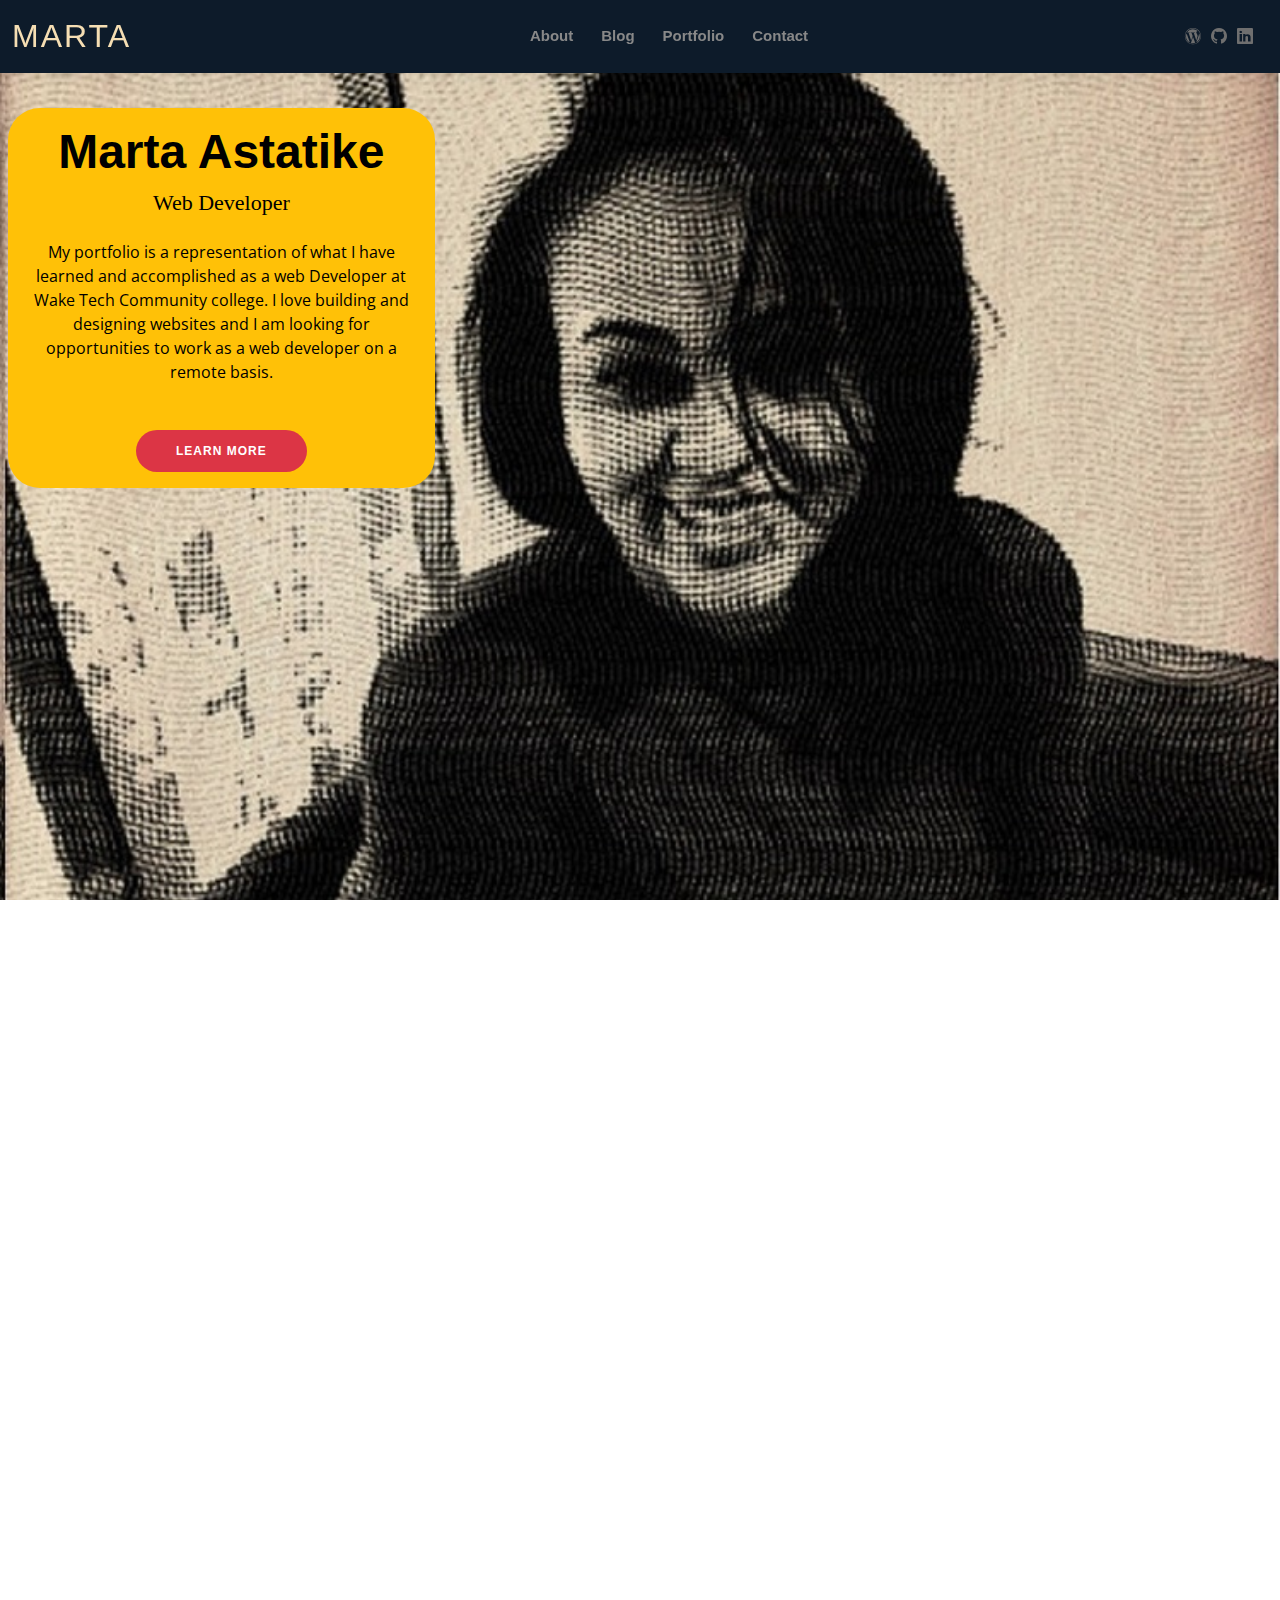
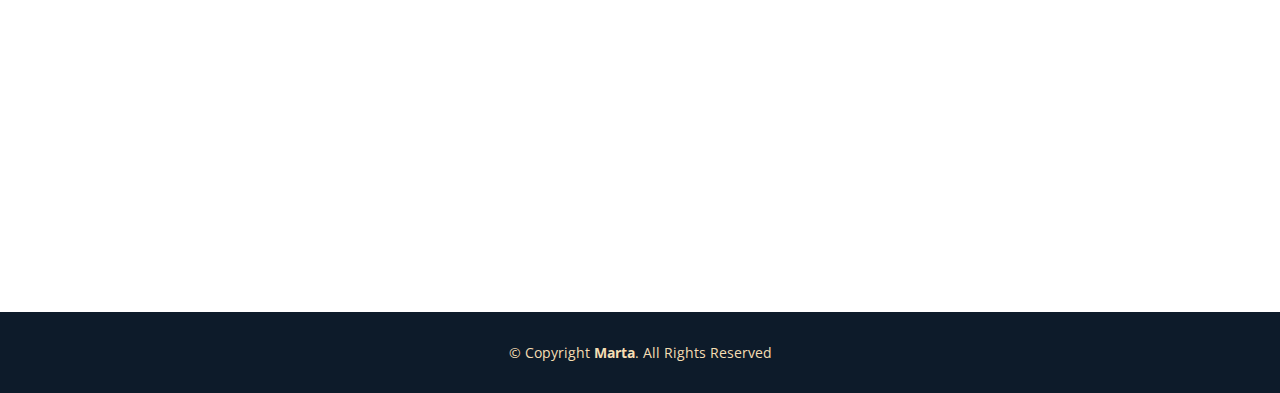
<file: index.html>
<!DOCTYPE html>
<html lang="en">

<head>
  <meta charset="utf-8">
  <meta content="width=device-width, initial-scale=1.0" name="viewport">

  <title>Home | Marta Astatike Portfolio</title>
  <meta name="keywords" content="HTML, CSS, JavaScript, WordPress, Bootstrap">
  <meta name="description" content="Personal portfolio demonastration using HTML, CSS, Bootstrap and JavaScript">
  <!-- Favicons -->
  <link href="assets/img/marta_favicon1.jpg" rel="icon">
 

  <!-- Google Fonts -->
  <link href="https://fonts.googleapis.com/css?family=Open+Sans:300,300i,400,400i,600,600i,700,700iRaleway:300,300i,400,400i,500,500i,600,600i,700,700iPoppins:300,300i,400,400i,500,500i,600,600i,700,700i" rel="stylesheet">

  <!-- vendor CSS vendor -->
  <link href="assets/vendor/aos/aos.css" rel="stylesheet">
  <link href="assets/vendor/bootstrap/css/bootstrap.min.css" rel="stylesheet">
  <link href="assets/vendor/bootstrap-icons/bootstrap-icons.css" rel="stylesheet">
  <link href="assets/vendor/boxicons/css/boxicons.min.css" rel="stylesheet">
  <link href="assets/vendor/glightbox/css/glightbox.min.css" rel="stylesheet">
  <link href="assets/vendor/swiper/swiper-bundle.min.css" rel="stylesheet">

  <!-- Template Main CSS File -->
  <link href="assets/css/style.css" rel="stylesheet">

 
</head>

<body>

  <!-- ======= Header ======= -->
  <header id="header" class="fixed-top">
    <div class="container-fluid d-flex justify-content-between align-items-center">

      <h1 class="logo me-auto me-lg-0"><a href="index.html">Marta</a></h1>
      
      <nav id="navbar" class="navbar order-last order-lg-0">
        <ul>
          
          <li><a href="about.html">About</a></li>
          <li><a href="blog.html">Blog</a></li>
          <li><a href="portfolio.html">Portfolio</a></li>
          <li><a href="contact.html">Contact</a></li>
        </ul>
        <i class="bi bi-list mobile-nav-toggle"></i>
      </nav><!-- .navbar -->

      <div class="header-social-links">
        <a href="https://martas768343288.wordpress.com/" target="_blank" class="wordpress"><i class="bi bi-wordpress"></i></a>
        <a href="https://github.com/martaastatike/" target="_ blank" class="github"><i class="bi-github"></i></a>
        <a href="https://www.linkedin.com/in/marta-astatike-3926931b7/" target="_blank" class="linkedin"><i class="bi bi-linkedin"></i></a>
      </div>

    </div>

  </header>

  <!-- ======= Hero Section ======= -->
  <section id="hero" class="">
    <div class=" col col-lg-4  col-md-5 col-sm-12 p-3 mt-5 mb-2 ms-md-2 me-lg-2 text-bg-warning rounded-5 text-center"  data-aos="zoom-in " data-aos-delay="150">
      <h2 class="text-center">Marta Astatike</h2>

      <h3 class="text-center">Web Developer</h3>
      <br>
      
      <p>
        My portfolio is a representation of what I have learned and accomplished as a web Developer at Wake Tech Community college.   I love building and designing websites and I am looking for opportunities to work as a web developer on a remote basis.
      </p>
     
        <a href="about.html" class="btn-about text-center bg-danger">Learn More</a>
    </div>
  </section>

  <!-- ======= Skills Section ======= -->
  <section id="skills" class="skills">
    <div class="container" data-aos="fade-up">

      <div class="section-title">
        <h2>Skills</h2>
      </div>

      <div class="row skills-content">

        <div class="col-lg-6">

          <div class="progress">
            <span class="skill">HTML <i class="val">100%</i></span>
            <div class="progress-bar-wrap">
              <div class="progress-bar" role="progressbar" aria-valuenow="100" aria-valuemin="0" aria-valuemax="100"></div>
            </div>
          </div>
          <div class="progress">
            <span class="skill">CSS <i class="val">100%</i></span>
            <div class="progress-bar-wrap">
              <div class="progress-bar" role="progressbar" aria-valuenow="100" aria-valuemin="0" aria-valuemax="100"></div>
            </div>
          </div>

          <div class="progress">
            <span class="skill">Bootstrap <i class="val">90%</i></span>
            <div class="progress-bar-wrap">
              <div class="progress-bar" role="progressbar" aria-valuenow="90" aria-valuemin="0" aria-valuemax="100"></div>
            </div>
          </div>

          <div class="progress">
            <span class="skill">JavaScript <i class="val">75%</i></span>
            <div class="progress-bar-wrap">
              <div class="progress-bar" role="progressbar" aria-valuenow="75" aria-valuemin="0" aria-valuemax="100"></div>
            </div>
          </div>

        </div>

        <div class="col-lg-6">

          <div class="progress">
            <span class="skill">PHP <i class="val">80%</i></span>
            <div class="progress-bar-wrap">
              <div class="progress-bar" role="progressbar" aria-valuenow="80" aria-valuemin="0" aria-valuemax="100"></div>
            </div>
          </div>

          <div class="progress">
            <span class="skill">Joomla <i class="val">90%</i></span>
            <div class="progress-bar-wrap">
              <div class="progress-bar" role="progressbar" aria-valuenow="90" aria-valuemin="0" aria-valuemax="100"></div>
            </div>
          </div>


          <div class="progress">
            <span class="skill">WordPress/CMS <i class="val">90%</i></span>
            <div class="progress-bar-wrap">
              <div class="progress-bar" role="progressbar" aria-valuenow="90" aria-valuemin="0" aria-valuemax="100"></div>
            </div>
          </div>

          <div class="progress">
            <span class="skill">Adobe XD <i class="val">75%</i></span>
            <div class="progress-bar-wrap">
              <div class="progress-bar" role="progressbar" aria-valuenow="75" aria-valuemin="0" aria-valuemax="100"></div>
            </div>
          </div>

        </div>

      </div>

    </div>
  </section>

    <!-- ======= Recent Works ======= -->

  <div  id="main" class="portfolio portdolio1 container" data-aos="fade-up">

    <h2 class="text-center pb-3">Recent Works</h2>
    
    

    <div class="row portfolio-container" data-aos="fade-up" data-aos-delay="200">

      <div class="col-lg-6 col-md-6 portfolio-item filter-card">
        <div class="portfolio-wrap">
          <img src="assets/img/portfolio/mackinacIsland.jpg" class="img-fluid" alt="">
          <div class="portfolio-info">
            <h4>WordPress</h4>
            <div class="portfolio-links">
              <a href="assets/img/portfolio/mackinacIsland.jpg" data-gallery="portfolioGallery" class="portfolio-lightbox"><i class="bx bx-plus"></i></a>
              <a href="https://wcet.waketech.edu/mhastatike/web250eos/" target="_blank"><i class="bx bx-link"></i></a>
            </div>
          </div>
        </div>
      </div>

      <div class="col-lg-6 col-md-6 portfolio-item filter-card">
        <div class="portfolio-wrap">
          <img src="assets/img/portfolio/modernFurniture.jpg" class="img-fluid" alt="">
          <div class="portfolio-info">
            <h4>WordPress</h4>
            <div class="portfolio-links">
              <a href="assets/img/portfolio/modernFurniture.jpg" data-gallery="portfolioGallery" class="portfolio-lightbox"><i class="bx bx-plus"></i></a>
              <a href="https://wcet.waketech.edu/mhastatike/web250ecomm/" target="_blank"><i class="bx bx-link"></i></a>
            </div>
          </div>
        </div>
      </div>
    
  </div>
  <div class="text-center mb-lg-5 mb-md-5 mb-sm-5" > <a class="btn-about" id="project" href="portfolio.html"> Veiw More</a></div>
  
  </div>

  <!-- ======= Footer ======= -->
  <footer id="footer">
    
        <div class="container">
          <div class="copyright">
            &copy; Copyright <strong><span>Marta</span></strong>. All Rights Reserved
          </div>
          
        </div>
      
  </footer>
    
      <div id="preloader"></div>
      <a href="#" class="back-to-top d-flex align-items-center justify-content-center"><i class="bi bi-arrow-up-short"></i></a>
   

  <!-- vendor JS vendor -->
  <script src="assets/vendor/purecounter/purecounter_vanilla.js"></script>
  <script src="assets/vendor/aos/aos.js"></script>
  <script src="assets/vendor/bootstrap/js/bootstrap.bundle.min.js"></script>
  <script src="assets/vendor/glightbox/js/glightbox.min.js"></script>
  <script src="assets/vendor/isotope-layout/isotope.pkgd.min.js"></script>
  <script src="assets/vendor/swiper/swiper-bundle.min.js"></script>
  <script src="assets/vendor/waypoints/noframework.waypoints.js"></script>
  <script src="assets/vendor/php-email-form/validate.js"></script>

  <!-- Template Main JS File -->
  <script src="assets/js/main.js"></script>

</body>

</html>
</file>
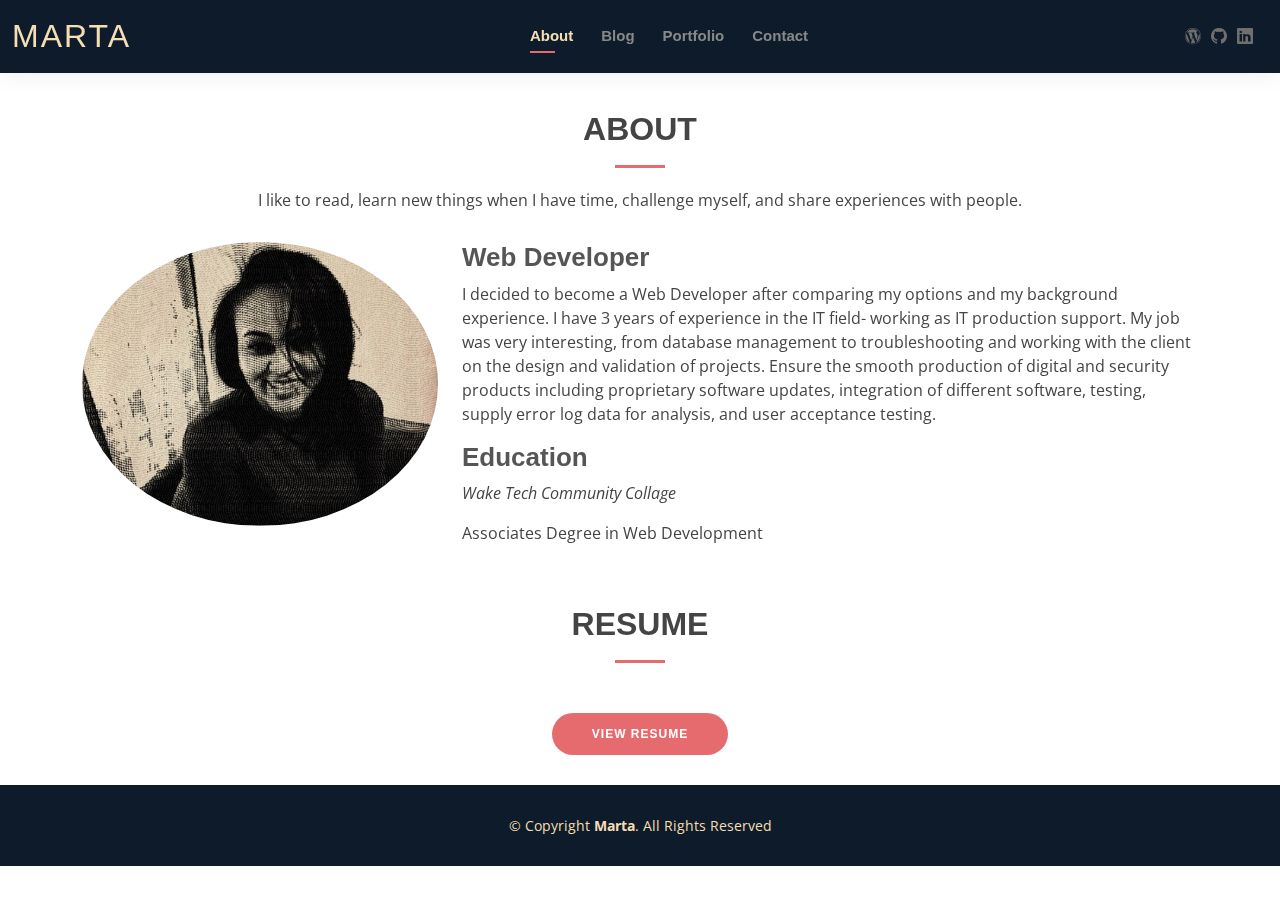
<file: about.html>
<!DOCTYPE html>
<html lang="en">

<head>
  <meta charset="utf-8">
  <meta content="width=device-width, initial-scale=1.0" name="viewport">

  <title>About  | Marta Astatike Portfolio</title>
  <meta name="keywords" content="HTML, CSS, JavaScript, WordPress, Bootstrap">
  <meta name="description" content="Personal portfolio demonastration using HTML, CSS, Bootstrap and JavaScript">

  <!-- Favicons -->
  <link href="assets/img/marta_favicon1.jpg" rel="icon">
 

  <!-- Google Fonts -->
  <link href="https://fonts.googleapis.com/css?family=Open+Sans:300,300i,400,400i,600,600i,700,700iRaleway:300,300i,400,400i,500,500i,600,600i,700,700iPoppins:300,300i,400,400i,500,500i,600,600i,700,700i" rel="stylesheet">

  <!-- vendor CSS vendor -->
  <link href="assets/vendor/aos/aos.css" rel="stylesheet">
  <link href="assets/vendor/bootstrap/css/bootstrap.min.css" rel="stylesheet">
  <link href="assets/vendor/bootstrap-icons/bootstrap-icons.css" rel="stylesheet">
  <link href="assets/vendor/boxicons/css/boxicons.min.css" rel="stylesheet">
  <link href="assets/vendor/glightbox/css/glightbox.min.css" rel="stylesheet">
  <link href="assets/vendor/swiper/swiper-bundle.min.css" rel="stylesheet">

  <!-- Template Main CSS File -->
  <link href="assets/css/style.css" rel="stylesheet">

</head>

<body>

  <!-- ======= Header ======= -->
  <header id="header" class="fixed-top">
    <div class="container-fluid d-flex justify-content-between align-items-center">

      <h1 class="logo me-auto me-lg-0"><a href="index.html">Marta</a></h1>
      

      <nav id="navbar" class="navbar order-last order-lg-0">
        <ul>
        
          <li><a class="active" href="about.html">About</a></li>
          <li><a href="blog.html">Blog</a></li>
          <li><a href="portfolio.html">Portfolio</a></li>
          <li><a href="contact.html">Contact</a></li>
        </ul>
        <i class="bi bi-list mobile-nav-toggle"></i>
      </nav><!-- .navbar -->

      <div class="header-social-links">
        <a href="https://martas768343288.wordpress.com/" target="_blank" class="wordpress"><i class="bi bi-wordpress"></i></a>
        <a href="https://github.com/martaastatike/" target="_ blank" class="github"><i class="bi-github"></i></a>
        <a href="https://www.linkedin.com/in/marta-astatike-3926931b7/" target="_blank" class="linkedin"><i class="bi bi-linkedin"></i></a>
      </div>

    </div>

  </header>

  <main id="main">

    <!-- ======= About Section ======= -->
    <section id="about" class="about">
      <div class="container" data-aos="fade-up">

        <div class="section-title">
          <h2>About</h2>
          <p>I like to read, learn new things when I have time, challenge myself, and share experiences with people.</p>
        
        </div>

        <div class="row">
          <div class="col-lg-4">
            <img src="assets/img/marta_600.jpg" class="img-fluid rounded-circle" alt="portrait of marta astatike">
          </div>
          <div class="col-lg-8 pt-4 pt-lg-0 content">
            <h3>Web Developer</h3>
            <div class="row ">
              <p>
                I decided to become a Web Developer after comparing my options and my background experience. I have 3 years of experience in the IT field- working as IT production support. My job was very interesting, from database management to troubleshooting and working with the client on the design and validation of projects. Ensure the smooth production of digital and security products including proprietary software updates, integration of different software, testing, supply error log data for analysis, and user acceptance testing.
              </p>
              <h3>Education</h3>
              <p class="fst-italic">Wake Tech Community Collage</p>
              <p class="aso">Associates Degree in Web Development</p>
        </div>
        </div>

      </div>
      </div>
    </section>

    

    <!-- ======= Resume Section ======= -->
    <section >
      <div class="container" data-aos="fade-up">

        <div class="section-title">
          <h2>Resume</h2>
          <a href="assets/resume/Marta_Astatike_Resume.pdf" id="resume" class="btn-about">View Resume</a>
        </div>

      </div>
    </section>


  </main>

  <!-- ======= Footer ======= -->
  <footer id="footer">
    <div class="container">
      <div class="copyright">
        &copy; Copyright <strong><span>Marta</span></strong>. All Rights Reserved
      </div>
    </div>
      
  </footer>

  <div id="preloader"></div>
  <a href="#" class="back-to-top d-flex align-items-center justify-content-center"><i class="bi bi-arrow-up-short"></i></a>

  <!-- vendor JS vendor -->
  <script src="assets/vendor/purecounter/purecounter_vanilla.js"></script>
  <script src="assets/vendor/aos/aos.js"></script>
  <script src="assets/vendor/bootstrap/js/bootstrap.bundle.min.js"></script>
  <script src="assets/vendor/glightbox/js/glightbox.min.js"></script>
  <script src="assets/vendor/isotope-layout/isotope.pkgd.min.js"></script>
  <script src="assets/vendor/swiper/swiper-bundle.min.js"></script>
  <script src="assets/vendor/waypoints/noframework.waypoints.js"></script>
  <script src="assets/vendor/php-email-form/validate.js"></script>

  <!-- Template Main JS File -->
  <script src="assets/js/main.js"></script>

</body>

</html>
</file>
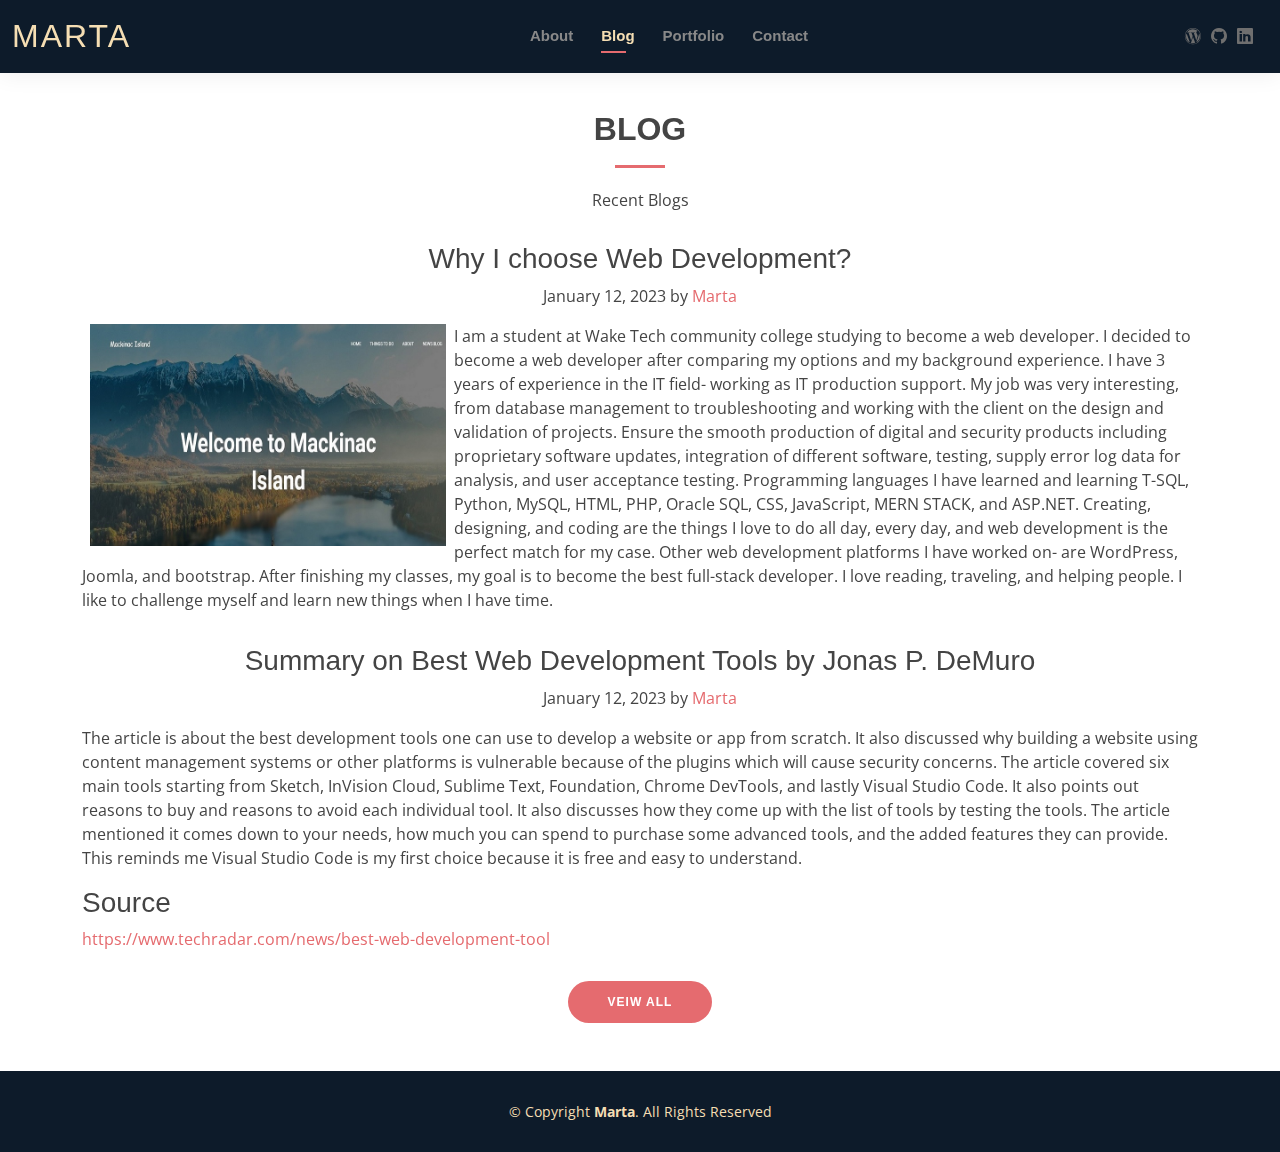
<file: blog.html>
<!DOCTYPE html>
<html lang="en">

<head>
  <meta charset="utf-8">
  <meta content="width=device-width, initial-scale=1.0" name="viewport">

  <title>Blog | Marta Astatike Portfolio</title>
  <meta name="keywords" content="HTML, CSS, JavaScript, WordPress, Bootstrap">
  <meta name="description" content="Personal portfolio demonastration using HTML, CSS, Bootstrap and JavaScript">

  <!-- Favicons -->
  <link href="assets/img/marta_favicon1.jpg" rel="icon">

  <!-- Google Fonts -->
  <link href="https://fonts.googleapis.com/css?family=Open+Sans:300,300i,400,400i,600,600i,700,700iRaleway:300,300i,400,400i,500,500i,600,600i,700,700iPoppins:300,300i,400,400i,500,500i,600,600i,700,700i" rel="stylesheet">

  <!-- vendor CSS vendor -->
  <link href="assets/vendor/aos/aos.css" rel="stylesheet">
  <link href="assets/vendor/bootstrap/css/bootstrap.min.css" rel="stylesheet">
  <link href="assets/vendor/bootstrap-icons/bootstrap-icons.css" rel="stylesheet">
  <link href="assets/vendor/boxicons/css/boxicons.min.css" rel="stylesheet">
  <link href="assets/vendor/glightbox/css/glightbox.min.css" rel="stylesheet">
  <link href="assets/vendor/swiper/swiper-bundle.min.css" rel="stylesheet">

  <!-- Template Main CSS File -->
  <link href="assets/css/style.css" rel="stylesheet">

  
</head>

<body>

  <!-- ======= Header ======= -->
  <header id="header" class="fixed-top">
    <div class="container-fluid d-flex justify-content-between align-items-center">

      <h1 class="logo me-auto me-lg-0"><a href="index.html">Marta</a></h1>
      
      <nav id="navbar" class="navbar order-last order-lg-0">
        <ul>
         
          <li><a href="about.html">About</a></li>
          <li><a class="active" href="blog.html">Blog</a></li>
          <li><a href="portfolio.html">Portfolio</a></li>
          <li><a href="contact.html">Contact</a></li>
        </ul>
        <i class="bi bi-list mobile-nav-toggle"></i>
      </nav><!-- .navbar -->

      <div class="header-social-links">
        <a href="https://martas768343288.wordpress.com/" target="_blank" class="wordpress"><i class="bi bi-wordpress"></i></a>
        <a href="https://github.com/martaastatike/" target="_ blank" class="github"><i class="bi-github"></i></a>
        <a href="https://www.linkedin.com/in/marta-astatike-3926931b7/" target="_blank" class="linkedin"><i class="bi bi-linkedin"></i></a>
      </div>

    </div>

  </header><!-- End Header -->

  <main id="main">

    <!-- ======= Blog Section ======= -->
    <section>
      <div class="container" data-aos="fade-up">

        <div class="section-title">
          <h2>Blog</h2>
          <p>Recent Blogs</p>
        </div>
        <h3 class="text-center">Why I choose Web Development? </h3>
        <p class="text-center">January 12, 2023 by <a target="_blank" href="https://marta618.wordpress.com/2023/01/12/why-i-choose-web-development/">Marta</a></p>
        <div class="row1">
            
              <img src="assets/img/portfolio/mackinacIsland.jpg" class="img-fluid col-lg-4 pe-2 ps-2 " alt="mackinac island portfolio image">
              
              <p > 
              I am a student at Wake Tech community college studying to become a web developer. I decided to become a web developer after comparing my options and my background experience. I have 3 years of experience in the IT field- working as IT production support. My job was very interesting, from database management to troubleshooting and working with the client on the design and validation of projects. Ensure the smooth production of digital and security products including proprietary software updates, integration of different software, testing, supply error log data for analysis, and user acceptance testing.
              Programming languages I have learned and learning T-SQL, Python, MySQL, HTML, PHP, Oracle SQL, CSS, JavaScript, MERN STACK, and ASP.NET. Creating, designing, and coding are the things I love to do all day, every day, and web development is the perfect match for my case. Other web development platforms I have worked on- are WordPress, Joomla, and bootstrap. After finishing my classes, my goal is to become the best full-stack developer. I love reading, traveling, and helping people. I like to challenge myself and learn new things when I have time.
              </p>
            
          </div>
        
        <div class="row">
        
        <h3 class="text-center mt-3">Summary on Best Web Development Tools by Jonas P. DeMuro </h3>
        <p class="text-center">January 12, 2023 by <a target="_blank" href="https://marta618.wordpress.com/2023/01/12/why-i-choose-web-development/">Marta</a></p>
          
          
            
            <p >
              The article is about the best development tools one can use to develop a website or app from scratch. It also discussed why building a website using content management systems or other platforms is vulnerable because of the plugins which will cause security concerns. The article covered six main tools starting from Sketch, InVision Cloud, Sublime Text, Foundation, Chrome DevTools, and lastly Visual Studio Code. It also points out reasons to buy and reasons to avoid each individual tool. It also discusses how they come up with the list of tools by testing the tools. The article mentioned it comes down to your needs, how much you can spend to purchase some advanced tools, and the added features they can provide. This reminds me Visual Studio Code is my first choice because it is free and easy to understand.
            </p>

              <h3>Source</h3>
              <a href="https://marta618.wordpress.com/2023/01/12/summary-on-best-web-development-tools-by-jonas-p-demuro/">https://www.techradar.com/news/best-web-development-tool</a>
              
          
          <div class="text-center mb-lg-5  mb-md-5 mb-sm-5 " > <a class="btn-about" id="project"  target="_blank" href="https://marta618.wordpress.com/blog/"> Veiw All</a></div>
        </div>
      </div>
    </section>
        
  </main>

  <!-- ======= Footer ======= -->
  <footer id="footer">
    <div class="container">
      <div class="copyright">
        &copy; Copyright <strong><span>Marta</span></strong>. All Rights Reserved
      </div>
      
    </div>
  </footer>

  <div id="preloader"></div>
  <a href="#" class="back-to-top d-flex align-items-center justify-content-center"><i class="bi bi-arrow-up-short"></i></a>

  <!-- vendor JS vendor -->
  <script src="assets/vendor/purecounter/purecounter_vanilla.js"></script>
  <script src="assets/vendor/aos/aos.js"></script>
  <script src="assets/vendor/bootstrap/js/bootstrap.bundle.min.js"></script>
  <script src="assets/vendor/glightbox/js/glightbox.min.js"></script>
  <script src="assets/vendor/isotope-layout/isotope.pkgd.min.js"></script>
  <script src="assets/vendor/swiper/swiper-bundle.min.js"></script>
  <script src="assets/vendor/waypoints/noframework.waypoints.js"></script>
  <script src="assets/vendor/php-email-form/validate.js"></script>

  <!-- Template Main JS File -->
  <script src="assets/js/main.js"></script>

</body>

</html>
</file>
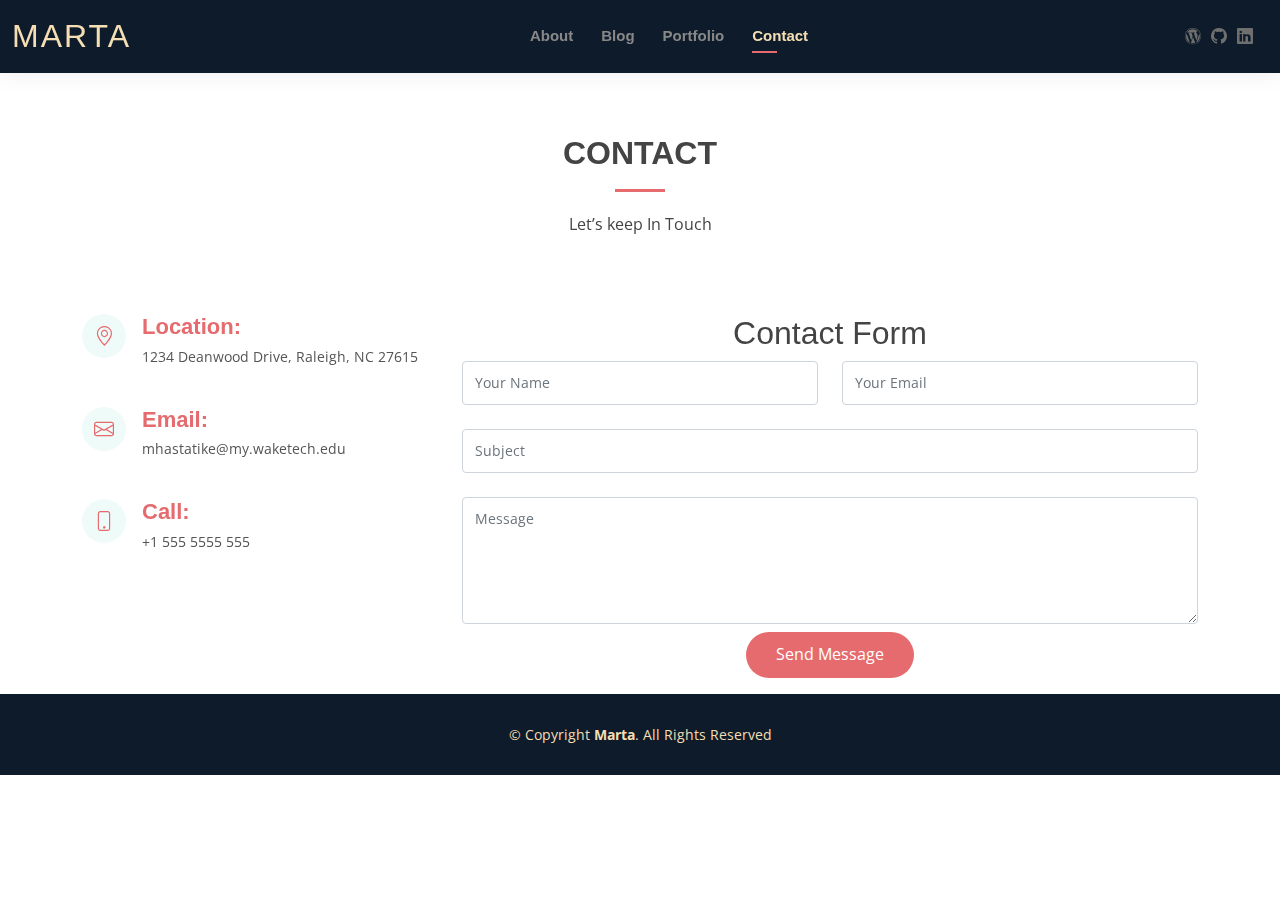
<file: contact.html>
<!DOCTYPE html>
<html lang="en">

<head>
  <meta charset="utf-8">
  <meta content="width=device-width, initial-scale=1.0" name="viewport">

  <title>Contact | Marta Astatike Portfolio</title>
  <meta name="keywords" content="HTML, CSS, JavaScript, WordPress, Bootstrap">
  <meta name="description" content="Personal portfolio demonastration using HTML, CSS, Bootstrap and JavaScript">

  <!-- Favicons -->
  <link href="assets/img/marta_favicon1.jpg" rel="icon">
  " rel="icon">
  
  <!-- Google Fonts -->
  <link href="https://fonts.googleapis.com/css?family=Open+Sans:300,300i,400,400i,600,600i,700,700iRaleway:300,300i,400,400i,500,500i,600,600i,700,700iPoppins:300,300i,400,400i,500,500i,600,600i,700,700i" rel="stylesheet">

  <!-- vendor CSS vendor -->
  <link href="assets/vendor/aos/aos.css" rel="stylesheet">
  <link href="assets/vendor/bootstrap/css/bootstrap.min.css" rel="stylesheet">
  <link href="assets/vendor/bootstrap-icons/bootstrap-icons.css" rel="stylesheet">
  <link href="assets/vendor/boxicons/css/boxicons.min.css" rel="stylesheet">
  <link href="assets/vendor/glightbox/css/glightbox.min.css" rel="stylesheet">
  <link href="assets/vendor/swiper/swiper-bundle.min.css" rel="stylesheet">

  <!-- Template Main CSS File -->
  <link href="assets/css/style.css" rel="stylesheet">

  
</head>

<body>

  <!-- ======= Header ======= -->
  <header id="header" class="fixed-top">
    <div class="container-fluid d-flex justify-content-between align-items-center">

      <h1 class="logo me-auto me-lg-0"><a href="index.html">Marta</a></h1>
      

      <nav id="navbar" class="navbar order-last order-lg-0">
        <ul>
          <li><a href="about.html">About</a></li>
          <li><a href="blog.html">Blog</a></li>
          <li><a href="portfolio.html">Portfolio</a></li>
          <li><a class="active" href="contact.html">Contact</a></li>
        </ul>
        <i class="bi bi-list mobile-nav-toggle"></i>
      </nav><!-- .navbar -->

      <div class="header-social-links">
        <a href="https://martas768343288.wordpress.com/" target="_blank" class="wordpress"><i class="bi bi-wordpress"></i></a>
        <a href="https://github.com/martaastatike/" target="_ blank" class="github"><i class="bi-github"></i></a>
        <a href="https://www.linkedin.com/in/marta-astatike-3926931b7/" target="_blank" class="linkedin"><i class="bi bi-linkedin"></i></a>
      </div>

    </div>

  </header>

  <main id="main">

    <!-- ======= Contact Section ======= -->
    <section id="contact" class="contact">
      <div class="container" data-aos="fade-up">

        <div class="section-title">
          <h2>Contact</h2>
          <p>Let’s keep In Touch</p>
        </div>
          
          <div class="row mt-5">

          <div class="col-lg-4">
            <div class="info">
              <div class="address">
                <i class="bi bi-geo-alt"></i>
                <h4>Location:</h4>
                <p>1234 Deanwood Drive, Raleigh, NC 27615</p>
              </div>

              <div class="email">
                <a href="mailto:mhastatike@my.waketech.edu"><i class="bi bi-envelope"></i></a>
                <h4>Email:</h4>
                <p>mhastatike@my.waketech.edu</p>
              </div>

              <div class="phone">
                <i class="bi bi-phone"></i>
                <h4>Call:</h4>
                <p>+1 555 5555 555</p>
              </div>

            </div>

          </div>

          <div class="col-lg-8 mt-5 mt-lg-0">
            <h2 class="text-center">Contact Form</h2>
  
            
            <form action="https://formspree.io/f/mlekavrp" method="POST"  class="email-form">
              <div class="row">
                <div class="col-md-6 form-group">
                  <input type="text" name="name" class="form-control" id="name" placeholder="Your Name" required>
                </div>
                <div class="col-md-6 form-group mt-3 mt-md-0">
                  <input type="email" class="form-control" name="email" id="email" placeholder="Your Email" required>
                </div>
              </div>
              <div class="form-group mt-3">
                <input type="text" class="form-control" name="subject" id="subject" placeholder="Subject" required>
              </div>
              <div class="form-group mt-3">
                <textarea class="form-control" name="message" rows="5" placeholder="Message" required></textarea>
              </div>
              <div >
                <div class="loading">Loading</div>
                <div class="error-message"></div>
                <div class="sent-message">Your message has been sent. Thank you!</div>
              </div>
              <div class="text-center mb-lg-3 mb-md-3 mb-sm-3"><button type="submit">Send Message</button></div>
            </form>

          </div> 

        </div>

      </div>
    </section>

  </main>

  <!-- ======= Footer ======= -->
  <footer id="footer">
    <div class="container">
      <div class="copyright">
        &copy; Copyright <strong><span>Marta</span></strong>. All Rights Reserved
      </div>
      
    </div>
  </footer>

  <div id="preloader"></div>
  <a href="#" class="back-to-top d-flex align-items-center justify-content-center"><i class="bi bi-arrow-up-short"></i></a>

  <!-- vendor JS vendor -->
  <script src="assets/vendor/purecounter/purecounter_vanilla.js"></script>
  <script src="assets/vendor/aos/aos.js"></script>
  <script src="assets/vendor/bootstrap/js/bootstrap.bundle.min.js"></script>
  <script src="assets/vendor/glightbox/js/glightbox.min.js"></script>
  <script src="assets/vendor/isotope-layout/isotope.pkgd.min.js"></script>
  <script src="assets/vendor/swiper/swiper-bundle.min.js"></script>
  <script src="assets/vendor/waypoints/noframework.waypoints.js"></script>
  <script src="assets/vendor/php-email-form/validate.js"></script>

  <!-- Template Main JS File -->
  <script src="assets/js/main.js"></script>

</body>

</html>
</file>
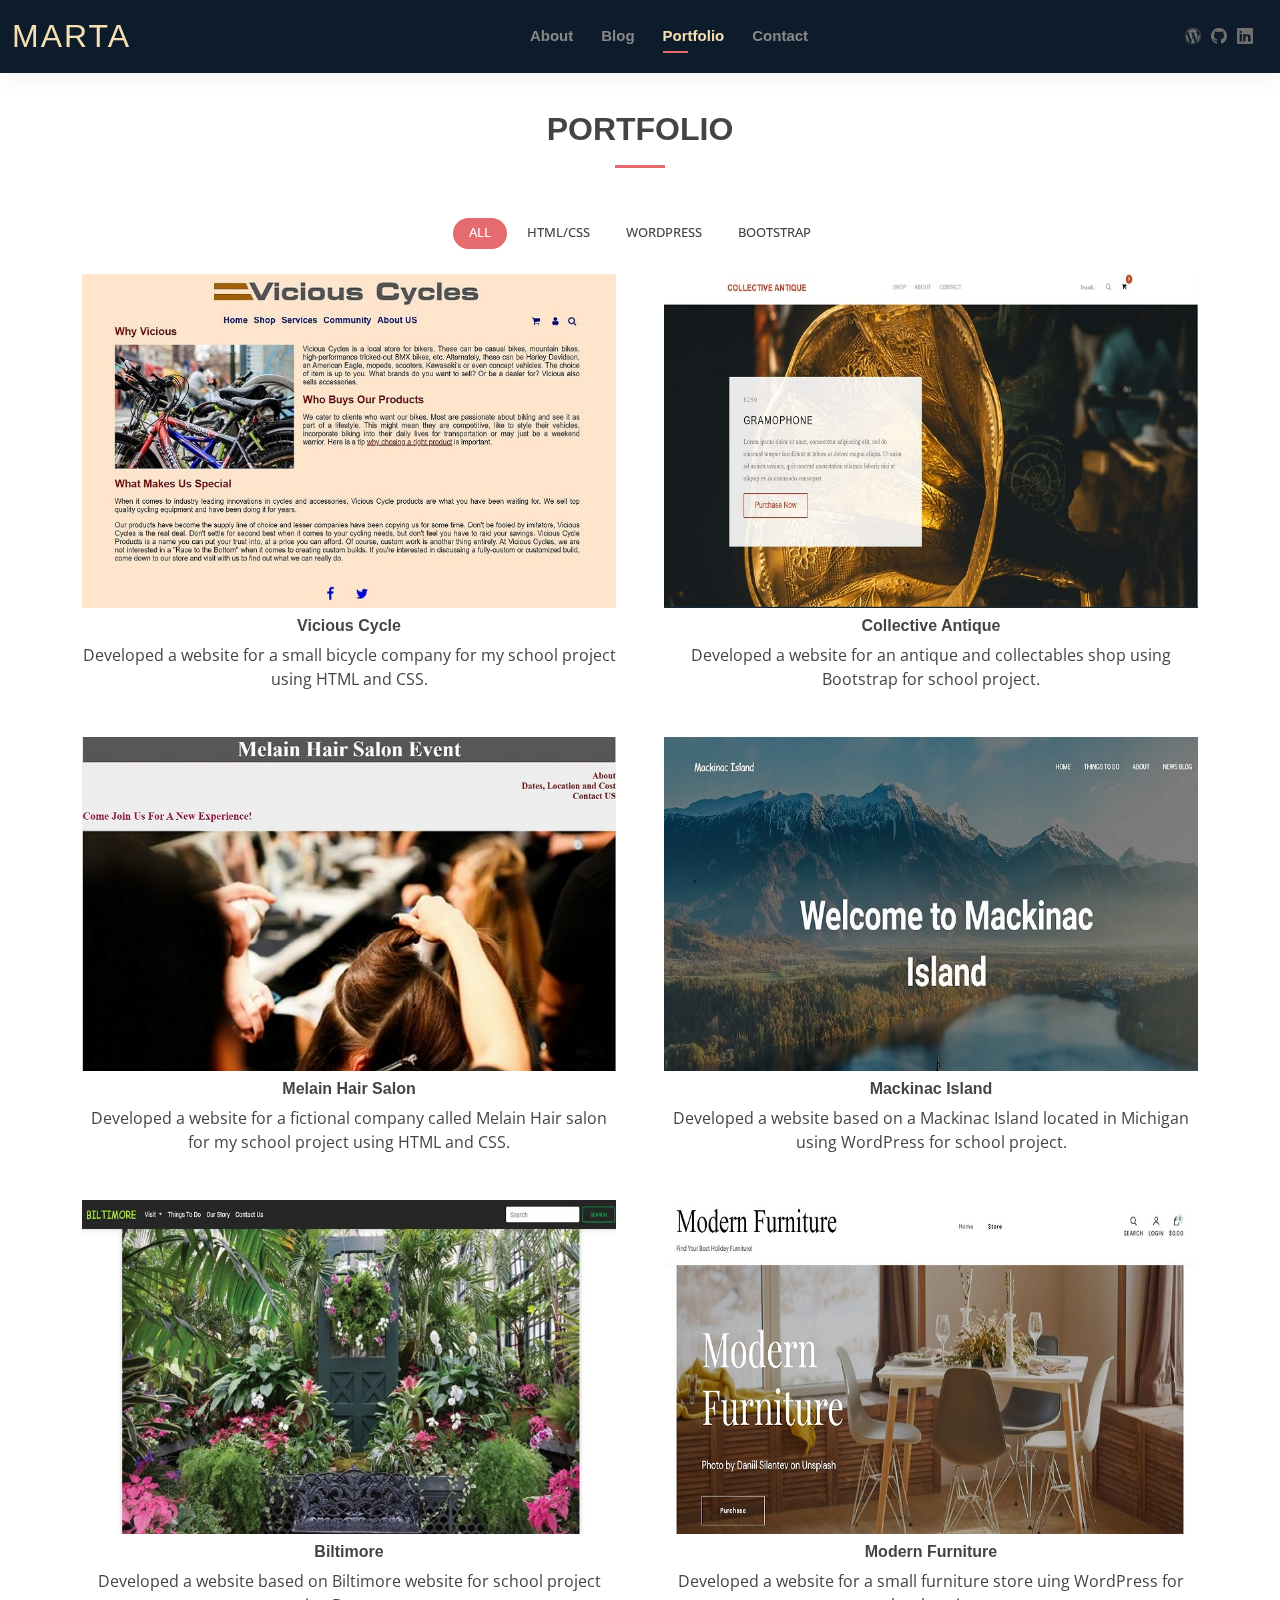
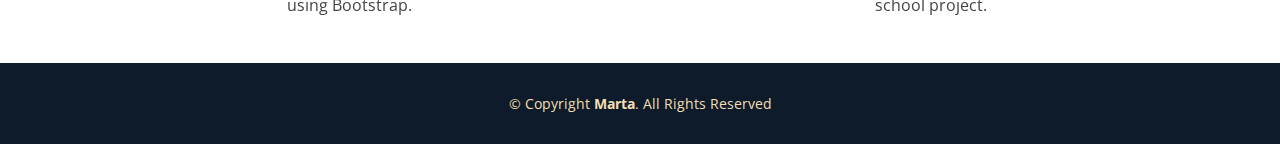
<file: portfolio.html>
<!DOCTYPE html>
<html lang="en">

<head>
  <meta charset="utf-8">
  <meta content="width=device-width, initial-scale=1.0" name="viewport">

  <title>Portfolio  | Marta Astatike Portfolio</title>
  <meta name="keywords" content="HTML, CSS, JavaScript, WordPress, Bootstrap">
  <meta name="description" content="Personal portfolio demonastration using HTML, CSS, Bootstrap and JavaScript">

  <!-- Favicons -->
  <link href="assets/img/marta_favicon1.jpg" rel="icon">
  

  <!-- Google Fonts -->
  <link href="https://fonts.googleapis.com/css?family=Open+Sans:300,300i,400,400i,600,600i,700,700iRaleway:300,300i,400,400i,500,500i,600,600i,700,700iPoppins:300,300i,400,400i,500,500i,600,600i,700,700i" rel="stylesheet">

  <!-- vendor CSS vendor -->
  <link href="assets/vendor/aos/aos.css" rel="stylesheet">
  <link href="assets/vendor/bootstrap/css/bootstrap.min.css" rel="stylesheet">
  <link href="assets/vendor/bootstrap-icons/bootstrap-icons.css" rel="stylesheet">
  <link href="assets/vendor/boxicons/css/boxicons.min.css" rel="stylesheet">
  <link href="assets/vendor/glightbox/css/glightbox.min.css" rel="stylesheet">
  <link href="assets/vendor/swiper/swiper-bundle.min.css" rel="stylesheet">

  <!-- Template Main CSS File -->
  <link href="assets/css/style.css" rel="stylesheet">

</head>

<body>

  <!-- ======= Header ======= -->
  <header id="header" class="fixed-top">
    <div class="container-fluid d-flex justify-content-between align-items-center">

      <h1 class="logo me-auto me-lg-0"><a href="index.html">Marta</a></h1>
      

      <nav id="navbar" class="navbar order-last order-lg-0">
        <ul>
          <li><a href="about.html">About</a></li>
          <li><a href="blog.html">Blog</a></li>
          <li><a class="active" href="portfolio.html">Portfolio</a></li>
          <li><a href="contact.html">Contact</a></li>
        </ul>
        <i class="bi bi-list mobile-nav-toggle"></i>
      </nav><!-- .navbar -->

      <div class="header-social-links">
        <a href="https://martas768343288.wordpress.com/" target="_blank" class="wordpress"><i class="bi bi-wordpress"></i></a>
        <a href="https://github.com/martaastatike/" target="_ blank" class="github"><i class="bi-github"></i></a>
        <a href="https://www.linkedin.com/in/marta-astatike-3926931b7/" target="_blank" class="linkedin"><i class="bi bi-linkedin"></i></a>
      </div>

    </div>

  </header>

  <main id="main">

    <!-- ======= Portfolio Section ======= -->
    <section id="portfolio" class="portfolio">
      <div class="container " data-aos="fade-up">

        <div class="section-title">
          <h2>Portfolio</h2>
        </div>

        <div class="row" data-aos="fade-up" data-aos-delay="10">
          <div class="  d-flex justify-content-center">
            <ul id="portfolio-flters">
              <li data-filter="*" class="filter-active">All</li>
              <li data-filter=".filter-app">HTML/CSS</li>
              <li data-filter=".filter-card">WordPress</li>
              <li data-filter=".filter-web">Bootstrap</li>
            </ul> 
          </div>
        </div>

        <div class="row col gx-5 port portfolio-container" data-aos="fade-up" data-aos-delay="200 mb-5">

          <div class="  col-md-12 col-lg-6 portfolio-item filter-app ">
            <div class="portfolio-wrap  ">
              <img src="assets/img/portfolio/viciousCycle.jpg" class="img-fluid" alt="a snip of vicious cycle landing page">
          
              <div class="portfolio-info">
                <h4>HTML/CSS</h4>
                <div class="portfolio-links">
                  <a href="assets/img/portfolio/viciousCycle.jpg" data-gallery="portfolioGallery" class="portfolio-lightbox" ><i class="bx bx-plus"></i></a>
                  <a href="https://wcet.waketech.edu/mhastatike/WEB140/lesson13/index.html" target="_blank"><i class="bx bx-link"></i></a>
                </div>
              </div>
            </div>
            <div class="mt-2 new1 ">
              <h3 class="text-center fs-6 fw-bold">Vicious Cycle</h3>
              <p class="text-center fs-6">Developed a website for a small bicycle company for my school project using HTML and CSS.</p>
            </div>
            
            
          </div>

          <div class="   col-md-12 col-lg-6 portfolio-item filter-web ">
            <div class="portfolio-wrap ">
              <img src="assets/img/portfolio/collectiveAntique.jpg" class="img-fluid" alt="a snip of collective antique landing page">
              <div class="portfolio-info">
                <h4>Bootstrap</h4>
                <div class="portfolio-links">
                  <a href="assets/img/portfolio/collectiveAntique.jpg" data-gallery="portfolioGallery" class="portfolio-lightbox" ><i class="bx bx-plus"></i></a>
                  <a href="https://wcet.waketech.edu/mhastatike/WEB125/lesson15/index.html" target="_blank"><i class="bx bx-link"></i></a>
                </div>
              </div>
            </div>
            <div class="mt-2">
              <h3 class="text-center fs-6 fw-bold new1">Collective Antique</h3>
              <p class="text-center fs-6">Developed a website for an antique  and collectables shop using Bootstrap for school project.</p>
            </div>
          </div>

          <div class="  col-md-12 col-lg-6  portfolio-item filter-app ">
            <div class="portfolio-wrap">
              <img src="assets/img/portfolio/melainHair.jpg" class="img-fluid" alt="a snip of melain hair salon landing page">
              <div class="portfolio-info">
                <h4>HTML/CSS</h4>
                <div class="portfolio-links">
                  <a href="assets/img/portfolio/melainHair.jpg" data-gallery="portfolioGallery" class="portfolio-lightbox"><i class="bx bx-plus"></i></a>
                  <a href="https://wcet.waketech.edu/mhastatike/WEB110/lesson14/finalProject.html" target="_blank"><i class="bx bx-link"></i></a>
                </div>
              </div>
            </div>
            <div class="mt-2">
              <h3 class="text-center fs-6 fw-bold">Melain Hair Salon</h3>
              <p class="text-center fs-6">Developed a website for a fictional company called Melain Hair salon for my school project using HTML and CSS.</p>
            </div>
          </div>

          <div class="  col-md-12 col-lg-6 portfolio-item filter-card ">
            <div class="portfolio-wrap">
              <img src="assets/img/portfolio/mackinacIsland.jpg" class="img-fluid" alt="a snip of mackinac island landing page">
              <div class="portfolio-info">
                <h4>WordPress</h4>
                <div class="portfolio-links">
                  <a href="assets/img/portfolio/mackinacIsland.jpg" data-gallery="portfolioGallery" class="portfolio-lightbox"><i class="bx bx-plus"></i></a>
                  <a href="https://wcet.waketech.edu/mhastatike/web250eos/" target="_blank"><i class="bx bx-link"></i></a>
                </div>
              </div>
            </div>
            <div class="mt-2">
              <h3 class="text-center fs-6 fw-bold">Mackinac Island</h3>
              <p class="text-center fs-6">Developed a website based on a Mackinac Island located in Michigan using WordPress for school project.</p>
            </div>
          </div>

          <div class="  col-md-12 col-lg-6 portfolio-item filter-web ">
            <div class="portfolio-wrap">
              <img src="assets/img/portfolio/biltimore.jpg" class="img-fluid" alt="a snip of biltimore landing page ">
              <div class="portfolio-info">
                <h4>Bootstrap</h4>
                <div class="portfolio-links">
                  <a href="assets/img/portfolio/biltimore.jpg" data-gallery="portfolioGallery" class="portfolio-lightbox"><i class="bx bx-plus"></i></a>
                  <a href="https://wcet.waketech.edu/mhastatike/WEB125/lesson14/index.html" target="_blank"><i class="bx bx-link"></i></a>
                </div>
              </div>
            </div>
            <div class="mt-2">
              <h3 class="text-center fs-6 fw-bold">Biltimore</h3>
              <p class="text-center fs-6">Developed a website based on Biltimore website for school project using Bootstrap.</p>
            </div>
          </div>

          <div class=" col-md-12 col-lg-6  portfolio-item filter-card ">
            <div class="portfolio-wrap">
              <img src="assets/img/portfolio/modernFurniture.jpg" class="img-fluid" alt="a snip of modern furniture landing page">
              <div class="portfolio-info">
                <h4>WordPress</h4>
                <div class="portfolio-links">
                  <a href="assets/img/portfolio/modernFurniture.jpg" data-gallery="portfolioGallery" class="portfolio-lightbox"><i class="bx bx-plus"></i></a>
                  <a href="https://wcet.waketech.edu/mhastatike/web250ecomm/" target="_blank"><i class="bx bx-link"></i></a>
                </div>
              </div>
            </div>
            <div class="mt-2">
              <h3 class="text-center fs-6 fw-bold">Modern Furniture</h3>
              <p class="text-center fs-6">Developed a website for a small furniture store uing WordPress for school project.</p>
            </div>
          </div>

          

        </div>

      </div>
    </section>

  </main>

  <!-- ======= Footer ======= -->
  <footer id="footer">
    <div class="container">
      <div class="copyright">
        &copy; Copyright <strong><span>Marta</span></strong>. All Rights Reserved
      </div>
    </div>
      
  </footer>

  <div id="preloader"></div>
  <a href="#" class="back-to-top d-flex align-items-center justify-content-center"><i class="bi bi-arrow-up-short"></i></a>

  <!-- vendor JS vendor -->
  <script src="assets/vendor/purecounter/purecounter_vanilla.js"></script>
  <script src="assets/vendor/aos/aos.js"></script>
  <script src="assets/vendor/bootstrap/js/bootstrap.bundle.min.js"></script>
  <script src="assets/vendor/glightbox/js/glightbox.min.js"></script>
  <script src="assets/vendor/isotope-layout/isotope.pkgd.min.js"></script>
  <script src="assets/vendor/swiper/swiper-bundle.min.js"></script>
  <script src="assets/vendor/waypoints/noframework.waypoints.js"></script>
  <script src="assets/vendor/php-email-form/validate.js"></script>

  <!-- Template Main JS File -->
  <script src="assets/js/main.js"></script>

</body>

</html>
</file>
<file: assets/css/style.css>
/*--------------------------------------------------------------
# General
--------------------------------------------------------------*/
body {
  font-family: "Open Sans", sans-serif;
  color: #444444;
}

a {
  color: #E56B6F;
  text-decoration: none;
}

a:hover {
  color: #51cdbe;
  text-decoration: none;
}

h1,
h2,
h3,
h4,
h5,
h6 {
  font-family: "Raleway", sans-serif;
}

#main {
  margin-top: 50px;
}

@media (max-width: 992px) {
  #main {
    margin-top: 30px;
    
   
  }
}

/*--------------------------------------------------------------
# Preloader
--------------------------------------------------------------*/
#preloader {
  position: fixed;
  top: 0;
  left: 0;
  right: 0;
  bottom: 0;
  z-index: 9999;
  overflow: hidden;
  background: #fff;
}

#preloader:before {
  content: "";
  position: fixed;
  top: calc(50% - 30px);
  left: calc(50% - 30px);
  border: 6px solid #E56B6F;
  border-top-color: #dcf5f2;
  border-radius: 50%;
  width: 60px;
  height: 60px;
  -webkit-animation: animate-preloader 1s linear infinite;
  animation: animate-preloader 1s linear infinite;
}

@-webkit-keyframes animate-preloader {
  0% {
    transform: rotate(0deg);
  }

  100% {
    transform: rotate(360deg);
  }
}

@keyframes animate-preloader {
  0% {
    transform: rotate(0deg);
  }

  100% {
    transform: rotate(360deg);
  }
}

/*--------------------------------------------------------------
# Back to top button
--------------------------------------------------------------*/
.back-to-top {
  position: fixed;
  visibility: hidden;
  opacity: 0;
  right: 15px;
  bottom: 15px;
  z-index: 996;
  background: #E56B6F;
  width: 40px;
  height: 40px;
  border-radius: 50px;
  transition: all 0.4s;
}

.back-to-top i {
  font-size: 24px;
  color: #fff;
  line-height: 0;
}

.back-to-top:hover {
  background: #49cbbb;
  color: #fff;
}

.back-to-top.active {
  visibility: visible;
  opacity: 1;
}

/*--------------------------------------------------------------
# Header
--------------------------------------------------------------*/
#header {
  background: #0D1B2A;
  box-shadow: 0px 0px 25px 0 rgba(0, 0, 0, 0.08);
  z-index: 997;
  padding: 15px 0;
}

#header .logo {
  font-size: 32px;
  margin: 0;
  padding: 0;
  line-height: 1;
  font-weight: 400;
  letter-spacing: 2px;
  text-transform: uppercase;
}

#header .logo a {
  color: wheat;
}

#header .logo img {
  max-height: 40px;
}

@media (max-width: 992px) {
  #header .logo {
    font-size: 28px;
  }
}

/*--------------------------------------------------------------
# Header Social Links
--------------------------------------------------------------*/
.header-social-links {
  padding-right: 15px;
}

.header-social-links a {
  color: #6f6f6f;
  padding-left: 6px;
  display: inline-block;
  line-height: 0px;
  transition: 0.3s;
  font-size: 16px;
}

.header-social-links a:hover {
  color: #E56B6F;
}

/*--------------------------------------------------------------
# Navigation Menu
--------------------------------------------------------------*/
/**
* Desktop Navigation 
*/
.navbar {
  padding: 0;
}

.navbar ul {
  margin: 0;
  padding: 0;
  display: flex;
  list-style: none;
  align-items: center;
}

.navbar li {
  position: relative;
  padding: 10px 0 10px 28px;
}

.navbar a,
.navbar a:focus {
  display: flex;
  align-items: center;
  justify-content: space-between;
  font-family: "Raleway", sans-serif;
  font-size: 15px;
  font-weight: 600;
  color: #888888;
  white-space: nowrap;
  transition: 0.3s;
  position: relative;
}

.navbar a i,
.navbar a:focus i {
  font-size: 12px;
  line-height: 0;
  margin-left: 5px;
}

.navbar>ul>li>a:before {
  content: "";
  position: absolute;
  width: 0;
  height: 2px;
  bottom: -5px;
  left: 0;
  background-color: #E56B6F;
  visibility: hidden;
  width: 0px;
  transition: all 0.3s ease-in-out 0s;
}

.navbar a:hover:before,
.navbar li:hover>a:before,
.navbar .active:before {
  visibility: visible;
  width: 25px;
}

.navbar a:hover,
.navbar .active,
.navbar .active:focus,
.navbar li:hover>a {
  color: wheat;
}

.navbar .dropdown ul {
  display: block;
  position: absolute;
  left: 14px;
  top: calc(100% + 30px);
  margin: 0;
  padding: 10px 0;
  z-index: 99;
  opacity: 0;
  visibility: hidden;
  background: #fff;
  box-shadow: 0px 0px 30px rgba(127, 137, 161, 0.25);
  transition: 0.3s;
  border-radius: 4px;
}

.navbar .dropdown ul li {
  min-width: 200px;
  padding: 0;
}

.navbar .dropdown ul a {
  padding: 10px 20px;
  font-size: 15px;
  text-transform: none;
  font-weight: 600;
}

.navbar .dropdown ul a i {
  font-size: 12px;
}

.navbar .dropdown ul a:hover,
.navbar .dropdown ul .active:hover,
.navbar .dropdown ul li:hover>a {
  color: #E56B6F;
}

.navbar .dropdown:hover>ul {
  opacity: 1;
  top: 100%;
  visibility: visible;
}

.navbar .dropdown .dropdown ul {
  top: 0;
  left: calc(100% - 30px);
  visibility: hidden;
}

.navbar .dropdown .dropdown:hover>ul {
  opacity: 1;
  top: 0;
  left: 100%;
  visibility: visible;
}

@media (max-width: 1366px) {
  .navbar .dropdown .dropdown ul {
    left: -90%;
  }

  .navbar .dropdown .dropdown:hover>ul {
    left: -100%;
  }
}

/**
* Mobile Navigation 
*/
.mobile-nav-toggle {
  color: wheat;
  font-size: 28px;
  cursor: pointer;
  display: none;
  line-height: 0;
  transition: 0.5s;
}

.mobile-nav-toggle.bi-x {
  color: #fff;
}

@media (max-width: 991px) {
  .mobile-nav-toggle {
    display: block;
    text-align: center;
  }

  .navbar ul {
    display: none;
  }
}

.navbar-mobile {
  position: fixed;
  overflow: hidden;
  top: 0;
  right: 0;
  left: 0;
  bottom: 0;
  background: rgba(9, 9, 9, 0.9);
  transition: 0.3s;
  z-index: 999;
}

.navbar-mobile .mobile-nav-toggle {
  position: absolute;
  top: 15px;
  right: 15px;
}

.navbar-mobile ul {
  display: block;
  position: absolute;
  top: 55px;
  right: 15px;
  
  padding: 15px 15px;
  border-radius: 10px;
  background-color: #fff;
  overflow-y: auto;
  transition: 0.3s;
}

.navbar-mobile a,
.navbar-mobile a:focus {
  font-size: 15px;
  padding-right: 15px;
  color: black;
}

.navbar-mobile a:hover,
.navbar-mobile .active,
.navbar-mobile li:hover>a {
  color: #E56B6F;
}

.navbar-mobile .getstarted,
.navbar-mobile .getstarted:focus {
  margin: 15px;
}

.navbar-mobile .dropdown ul {
  position: static;
  display: none;
  margin: 10px 20px;
  padding: 10px 0;
  z-index: 99;
  opacity: 1;
  visibility: visible;
  background: #fff;
  box-shadow: 0px 0px 30px rgba(127, 137, 161, 0.25);
}

.navbar-mobile .dropdown ul li {
  min-width: 200px;
}

.navbar-mobile .dropdown ul a {
  padding: 10px 20px;
}

.navbar-mobile .dropdown ul a i {
  font-size: 12px;
}

.navbar-mobile .dropdown ul a:hover,
.navbar-mobile .dropdown ul .active:hover,
.navbar-mobile .dropdown ul li:hover>a {
  color: #E56B6F;
}

.navbar-mobile .dropdown>.dropdown-active {
  display: block;
}

.row3{
   
  background-color: #F7EFEF;
  padding:20px;
  margin-left:130px;
  margin-right: 130px;

}
.row1 img{
  float: left;
  

}


/*--------------------------------------------------------------
# Hero Section
--------------------------------------------------------------*/

#hero {
  width: 100%;
  height: 100vh;
  background: url("../img/marta_750.jpg") ;
  
  background-size:cover;
}


#hero .container {
 
  
  color: black;
  padding-bottom: 50px;
  

}

@media (max-width: 992px) {
  #hero .container {
    padding-top: 58px;
  }
  #hero h1 {
    font-size: 20px;
    line-height: 36px;
  }

  #hero h2 {
    font-size: 12px;
    line-height: 24px;
  }

}

#hero h2 {
  margin: 0;
  font-size: 48px;
  font-weight: 700;
  line-height: 56px;
  color:black;
}

#hero h3 {
  color: black;
  margin: 10px 0 0 0;
  font-size: 22px;
  font-family: cursive;
}
#hero p {
  text-align: center;
}
#hero .btn-about, #project.btn-about, #resume.btn-about{
  font-family: "Raleway", sans-serif;
  text-transform: uppercase;
  font-weight: 600;
  font-size: 12px;
  letter-spacing: 1px;
  display: inline-block;
  padding: 12px 40px;
  border-radius: 50px;
  transition: 0.5s;
  margin-top: 30px;
  
  color: #fff;
  background: #E56B6F;
}

#hero .btn-about:hover {
  background: #3dc8b7;
}
#project:hover {
  background: #3dc8b7;
}
#resume:hover {
  background: #3dc8b7;
}

@media (max-width: 768px) {
  #hero:before {
    content: "";
    background: rgba(255, 255, 255, 0.8);
    position: absolute;
    bottom: 0;
    top: 0;
    left: 0;
    right: 0;
  }
}


  

 

/*--------------------------------------------------------------
# Sections General
--------------------------------------------------------------*/
section {
  padding-top: 60px;
}

.section-bg {
  background-color: #e7f8f6;
}

.section-title {
  text-align: center;
  padding-bottom: 30px;
}

.section-title h2 {
  font-size: 32px;
  font-weight: bold;
  text-transform: uppercase;
  margin-bottom: 20px;
  padding-bottom: 20px;
  position: relative;
}

.section-title h2::after {
  content: "";
  position: absolute;
  display: block;
  width: 50px;
  height: 3px;
  background: #E56B6F;
  bottom: 0;
  left: calc(50% - 25px);
}

.section-title p {
  margin-bottom: 0;
}

/*--------------------------------------------------------------
# Cta
--------------------------------------------------------------*/
.cta {
  background: linear-gradient(rgba(0, 0, 0, 0.6), rgba(0, 0, 0, 0.6)), url("../img/bg-1.jpg") fixed center center;
  background-size: cover;
  padding: 80px 0;
}

.cta h3 {
  color: #fff;
  font-size: 28px;
  font-weight: 700;
}

.cta p {
  color: #fff;
}

.cta .cta-btn {
  font-family: "Raleway", sans-serif;
  text-transform: uppercase;
  font-weight: 500;
  font-size: 16px;
  letter-spacing: 1px;
  display: inline-block;
  padding: 8px 20px;
  border-radius: 2px;
  transition: 0.5s;
  margin: 10px;
  border: 2px solid #fff;
  color: #fff;
}

.cta .cta-btn:hover {
  background: #E56B6F;
  border: 2px solid #E56B6F;
}

@media (max-width: 1024px) {
  .cta {
    background-attachment: scroll;
  }
}

@media (min-width: 769px) {
  .cta .cta-btn-container {
    display: flex;
    align-items: center;
    justify-content: flex-start;
  }

}

/*--------------------------------------------------------------
# About
--------------------------------------------------------------*/

.about .content h3 {
  font-weight: 700;
  font-size: 26px;
  color: #555555;
}

.about .content ul {
  list-style: none;
  padding: 0;
}

.about .content ul li {
  padding-bottom: 10px;
}

.about .content ul i {
  font-size: 20px;
  padding-right: 2px;
  color: #E56B6F;
}

.about .content p:last-child {
  margin-bottom: 0;
}

/*--------------------------------------------------------------
# Skills
--------------------------------------------------------------*/
.skills .progress {
  height: 60px;
  display: block;
  background: none;
  border-radius: 0;
}

.skills .progress .skill {
  padding: 10px 0;
  margin: 0 0 6px 0;
  text-transform: uppercase;
  display: block;
  font-weight: 600;
  font-family: "Poppins", sans-serif;
  color: black;
}

.skills .progress .skill .val {
  float: right;
  
  font-style: normal;
}

.skills .progress-bar-wrap {
  background: #f3f3f3;
}

.skills .progress-bar {
  width: 1px;
  height: 10px;
  transition: 0.9s;
  background-color: #E56B6F;
}



/*--------------------------------------------------------------
# Portfolio
--------------------------------------------------------------*/
/*.port{
  background-color: rgb(202, 202, 207);
 
  
}*/

.divider{
  
    background-color: white;
    
    
}
.new1{
  margin-top: 0px;
  border: black 2px;
 
}

.portfolio .portfolio-item {
  margin-bottom: 30px;
}

.portfolio #portfolio-flters {
  padding: 0;
  margin: 0 auto 20px auto;
  list-style: none;
  text-align: center;
}

.portfolio #portfolio-flters li {
  cursor: pointer;
  display: inline-block;
  padding: 8px 16px 10px 16px;
  font-size: 13px;
  font-weight: 500;
  line-height: 1;
  text-transform: uppercase;
  color: #444444;
  margin-bottom: 5px;
  transition: all 0.3s ease-in-out;
  border-radius: 50px;
}

.portfolio #portfolio-flters li:hover,
.portfolio #portfolio-flters li.filter-active {
  color: #fff;
  background: #E56B6F;
}

.portfolio #portfolio-flters li:last-child {
  margin-right: 0;
}

.portfolio .portfolio-wrap {
  transition: 0.3s;
  position: relative;
  overflow: hidden;
  z-index: 1;
  background: rgba(34, 34, 34, 0.6);
}

.portfolio .portfolio-wrap::before {
  content: "";
  background: rgba(34, 34, 34, 0.6);
  position: absolute;
  left: 0;
  right: 0;
  top: 0;
  bottom: 0;
  transition: all ease-in-out 0.3s;
  z-index: 2;
  opacity: 0;
}

.portfolio .portfolio-wrap img {
  transition: all ease-in-out 0.3s;
}

.portfolio .portfolio-wrap .portfolio-info {
  opacity: 0;
  position: absolute;
  top: 0;
  left: 0;
  right: 0;
  bottom: 0;
  z-index: 3;
  transition: all ease-in-out 0.3s;
  display: flex;
  flex-direction: column;
  justify-content: flex-end;
  align-items: flex-start;
  padding: 20px;
}

.portfolio .portfolio-wrap .portfolio-info h4 {
  font-size: 20px;
  color: #fff;
  font-weight: 600;
}

.portfolio .portfolio-wrap .portfolio-info p {
  color: rgba(255, 255, 255, 0.7);
  font-size: 14px;
  text-transform: uppercase;
  padding: 0;
  margin: 0;
  font-style: italic;
}

.portfolio .portfolio-wrap .portfolio-links {
  text-align: center;
  z-index: 4;
}

.portfolio .portfolio-wrap .portfolio-links a {
  color: #fff;
  margin: 0 5px 0 0;
  font-size: 28px;
  display: inline-block;
  transition: 0.3s;
}

.portfolio .portfolio-wrap .portfolio-links a:hover {
  color: #78d9cd;
}

.portfolio .portfolio-wrap:hover::before {
  opacity: 1;
}

.portfolio .portfolio-wrap:hover img {
  transform: scale(1.2);
}

.portfolio .portfolio-wrap:hover .portfolio-info {
  opacity: 1;
}


/*--------------------------------------------------------------
# Contact
--------------------------------------------------------------*/
.contact .info {
  width: 100%;
  background: #fff;
}

.contact .info i {
  font-size: 20px;
  color: #E56B6F;
  float: left;
  width: 44px;
  height: 44px;
  background: #effbf9;
  display: flex;
  justify-content: center;
  align-items: center;
  border-radius: 50px;
  transition: all 0.3s ease-in-out;
}

.contact .info h4 {
  padding: 0 0 0 60px;
  font-size: 22px;
  font-weight: 600;
  margin-bottom: 5px;
  color: #E56B6F;
}

.contact .info p {
  padding: 0 0 0 60px;
  margin-bottom: 0;
  font-size: 14px;
  color: #555555;
}

.contact .info .email,
.contact .info .phone {
  margin-top: 40px;
}

.contact .info .email:hover i,
.contact .info .address:hover i,
.contact .info .phone:hover i {
  background: #E56B6F;
  color: #fff;
}

.contact .email-form {
  width: 100%;
  background: #fff;
}

.contact .email-form .form-group {
  padding-bottom: 8px;
}

.contact .email-form .error-message {
  display: none;
  color: #fff;
  background: #ed3c0d;
  text-align: center;
  padding: 15px;
  font-weight: 600;
}

.contact .email-form .sent-message {
  display: none;
  color: #fff;
  background: #18d26e;
  text-align: center;
  padding: 15px;
  font-weight: 600;
}

.contact .email-form .loading {
  display: none;
  background: #fff;
  text-align: center;
  padding: 15px;
}

.contact .email-form .loading:before {
  content: "";
  display: inline-block;
  border-radius: 50%;
  width: 24px;
  height: 24px;
  margin: 0 10px -6px 0;
  border: 3px solid #18d26e;
  border-top-color: #eee;
  -webkit-animation: animate-loading 1s linear infinite;
  animation: animate-loading 1s linear infinite;
}

.contact .email-form input,
.contact .email-form textarea {
  border-radius: 4px;
  box-shadow: none;
  font-size: 14px;
}

.contact .email-form input:focus,
.contact .email-form textarea:focus {
  border-color: #E56B6F;
}

.contact .email-form input {
  height: 44px;
}

.contact .email-form textarea {
  padding: 10px 12px;
}

.contact .email-form button[type=submit] {
  background: #E56B6F;
  border: 0;
  padding: 10px 30px 12px 30px;
  color: #fff;
  transition: 0.4s;
  border-radius: 50px;
}

.contact .email-form button[type=submit]:hover {
  background: #3dc8b7;
}

@-webkit-keyframes animate-loading {
  0% {
    transform: rotate(0deg);
  }

  100% {
    transform: rotate(360deg);
  }
}

@keyframes animate-loading {
  0% {
    transform: rotate(0deg);
  }

  100% {
    transform: rotate(360deg);
  }
}

/*--------------------------------------------------------------
# Footer
--------------------------------------------------------------*/
#footer {
  background: #0D1B2A;
  padding: 30px 0;
  color: wheat;
  font-size: 14px;
  text-align: center;
}
</file>
